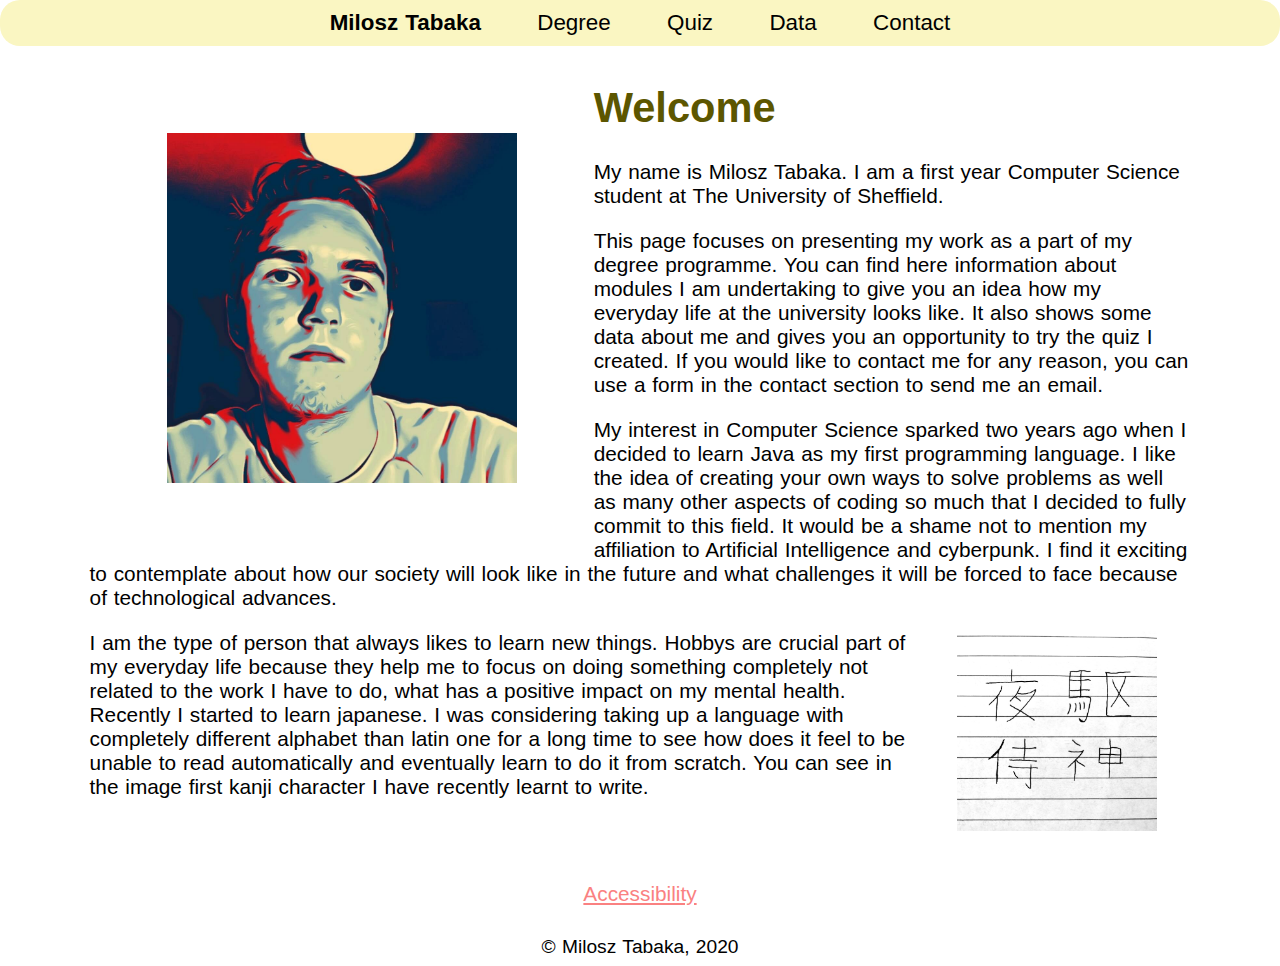
<file: index.html>
<!DOCTYPE html>
<html lang="en">

<head>
  <meta charset="utf-8">
  <meta name="author" content="Milosz Tabaka">
  <meta name="viewport" content="width=device-width, initial-scale=1.0, user-scalable=yes">
  <title>Milosz Tabaka</title>
  <link rel="stylesheet" href="./css/mobileStyles.css">
  <link rel="stylesheet" href="./css/largeScreen.css" media="screen and (min-width: 1000px)">
</head>


<div id=wrapper>

  <!--displays only in mobile-->
  <header>
    <h1 id=banner><a href="index.html">Milosz Tabaka</a></h1>
  </header>

  <nav>
    <ul>
      <!--displays only in desktop-->
      <li class=name_desktop><a href="index.html">Milosz Tabaka</a></li>
      <li><a href="degree.html">Degree</a></li>
      <li><a href="quiz.html">Quiz</a></li>
      <li><a href="canvas.html">Data</a></li>
      <li><a href="contact.html">Contact</a></li>
    </ul>
  </nav>

  <main class="introduction">
    <figure>
      <img id="profile" src="./images/profile.jpg" alt="a profile picture" width="250">
    </figure>
    <h1>Welcome</h1>
    <p>
      My name is Milosz Tabaka. I am a first year Computer Science student at The University of Sheffield.
    </p>
    <p>
      This page focuses on presenting my work as a part of my degree programme. You can find here information about
      modules I am undertaking to give you an idea how my everyday life at the university
      looks like. It also shows some data about me and gives you an opportunity to try the quiz I created. If you would
      like to contact me for any reason, you can use a form in the contact section to send me an email.
    </p>
    <p>
      My interest in Computer Science sparked two years ago when I decided to learn Java as my first programming
      language. I like the idea of creating your own ways to solve problems as well as many other aspects of coding so
      much that I decided
      to fully commit to this field. It would be a shame not to mention my affiliation to Artificial Intelligence and
      cyberpunk. I find it exciting to contemplate about how our society will look like in the future and what
      challenges it will be forced to face because of technological advances.
    </p>
    <figure>
      <img id="hobby" src="./images/kanji.jpg" alt="japanese characters" width="250">
    </figure>
    <p>
      I am the type of person that always likes to learn new things. Hobbys are crucial part of my everyday life
      because they
      help me to focus on doing something completely not related to the work I have to do, what has a positive impact on
      my mental health. Recently I started to learn japanese.
      I was considering taking up a language with completely different alphabet than latin one for a long time to see
      how does it feel to be unable to read automatically and eventually learn to do it from scratch.
      You can see in the image first kanji character I have recently learnt to write.
    </p>
  </main>

  <footer id="footer">
    <div>
      <p class="accessibility_link"><a href="accessibility.html">Accessibility</a></p>
    </div>
    <div>
      <p class="copyright">&copy; Milosz Tabaka, 2020</p>
    </div>
  </footer>

</div>

</html>
</file>
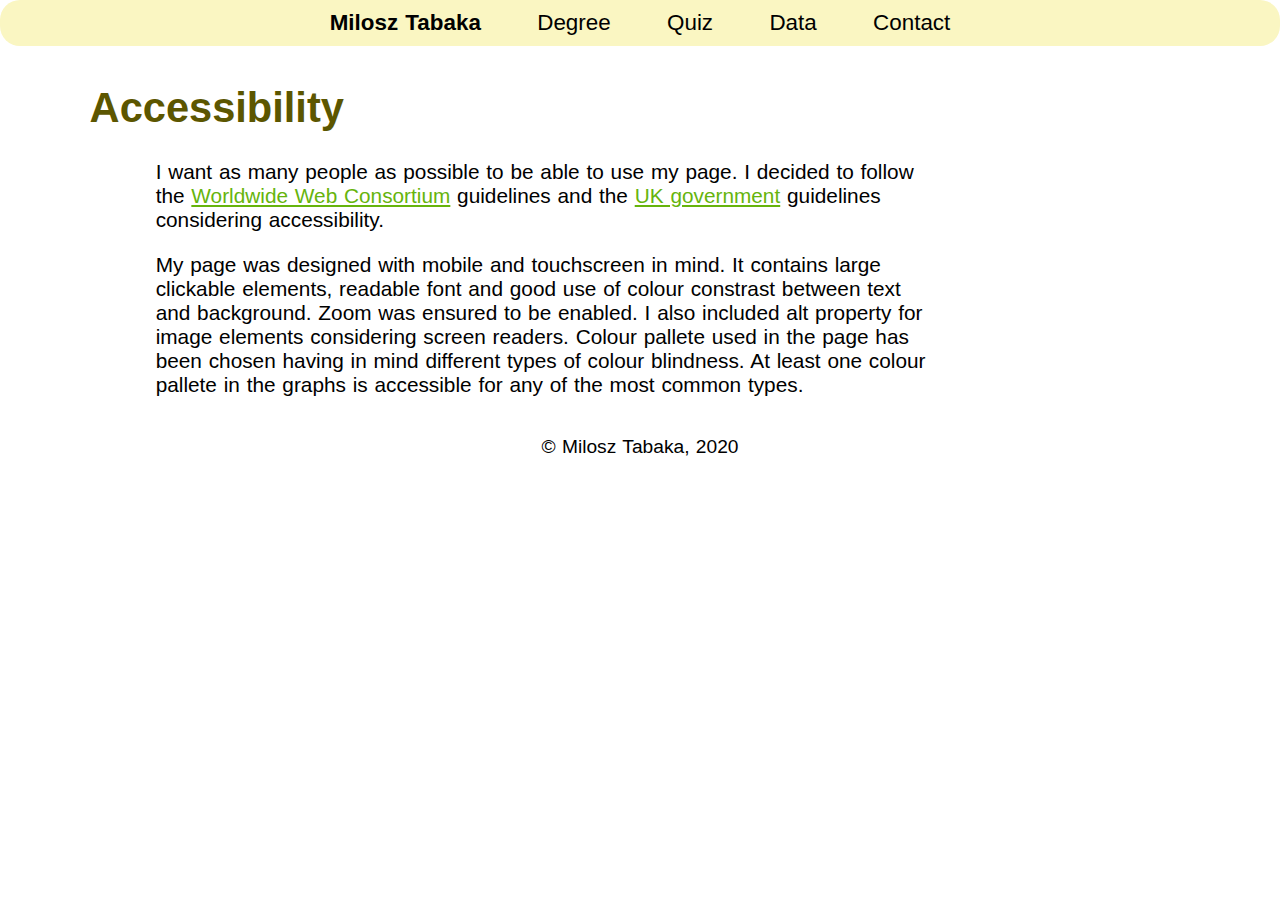
<file: accessibility.html>
<!DOCTYPE html>
<html lang="en">

<head>
  <meta charset="utf-8">
  <meta name="author" content="Milosz Tabaka">
  <meta name="viewport" content="width=device-width, initial-scale=1.0, user-scalable=yes">
  <title>Milosz Tabaka</title>
  <link rel="stylesheet" href="./css/mobileStyles.css">
  <link rel="stylesheet" href="./css/largeScreen.css" media="screen and (min-width: 1000px)">
</head>


<div id=wrapper>
  <header>
    <h1 id=banner><a href="index.html">Milosz Tabaka</a></h1>
  </header>

  <nav>
    <ul>
      <li class=name_desktop><a href="index.html">Milosz Tabaka</a></li>
      <li><a href="degree.html">Degree</a></li>
      <li><a href="quiz.html">Quiz</a></li>
      <li><a href="canvas.html">Data</a></li>
      <li><a href="contact.html">Contact</a></li>
    </ul>
  </nav>

  <main class=accessibility>
    <h1>Accessibility</h1>
    <p>I want as many people as possible to be able to use my page. I decided to follow the
      <a href="https://www.w3.org/WAI/fundamentals/">Worldwide Web Consortium</a> guidelines and the
      <a href="https://accessibility.blog.gov.uk/">UK government</a> guidelines considering accessibility.
    </p>
    <p>My page was designed with mobile and touchscreen in mind. It contains large clickable elements, readable font and
      good use of colour
      constrast between text and background. Zoom was ensured to be enabled. I also included alt property for image elements considering screen readers.
      Colour pallete used in the page has been chosen having in mind different types of colour blindness. At least one colour pallete in the graphs
      is accessible for any of the most common types.
    </p>
  </main>

  <footer id="footer">
    <p class="copyright">&copy; Milosz Tabaka, 2020</p>
  </footer>

</div>

</html>
</file>
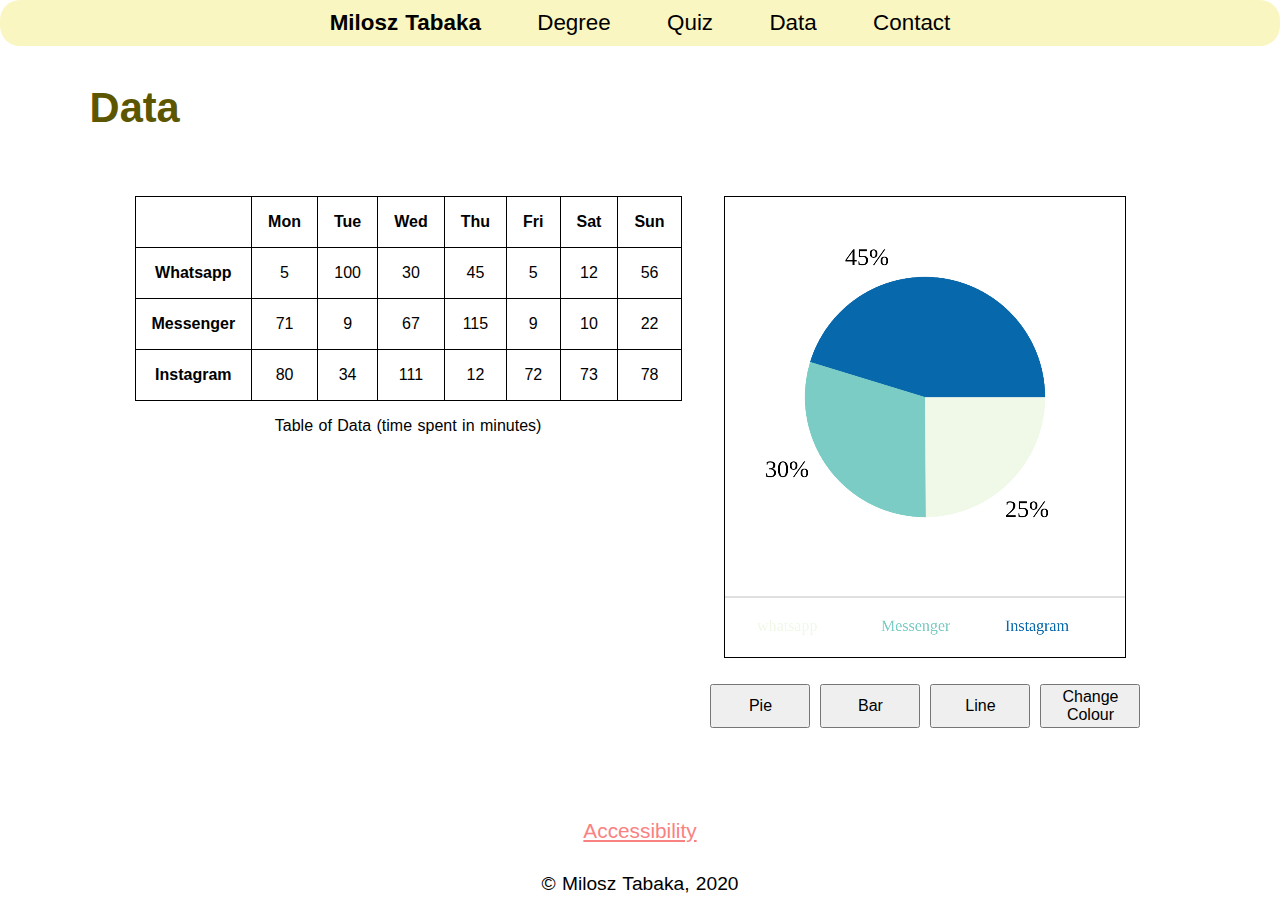
<file: canvas.html>
<!DOCTYPE html>
<html lang="en">

<head>
  <meta charset="utf-8">
  <meta name="author" content="Milosz Tabaka">
  <meta name="viewport" content="width=device-width, initial-scale=1.0, user-scalable=yes">
  <title>Milosz Tabaka</title>
  <link rel="stylesheet" href="./css/mobileStyles.css">
  <link rel="stylesheet" href="./css/largeScreen.css" media="screen and (min-width: 1000px)">
</head>

<div id=wrapper>
  <header>
    <h1 id=banner><a href="index.html">Milosz Tabaka</a></h1>
  </header>

  <nav>
    <ul>
      <li class=name_desktop><a href="index.html">Milosz Tabaka</a></li>
      <li><a href="degree.html">Degree</a></li>
      <li><a href="quiz.html">Quiz</a></li>
      <li><a href="canvas.html">Data</a></li>
      <li><a href="contact.html">Contact</a></li>
    </ul>
  </nav>

  <main>
    <h1>Data</h1>
    <div id="main_canvas">
      <div>
        <table>
          <caption>Table of Data (time spent in minutes)</caption>
          <tr>
            <td>&nbsp;</td>
            <th>Mon</th>
            <th>Tue</th>
            <th>Wed</th>
            <th>Thu</th>
            <th>Fri</th>
            <th>Sat</th>
            <th>Sun</th>
          </tr>
          <tr>
            <th>Whatsapp</th>
            <td>5</td>
            <td>100</td>
            <td>30</td>
            <td>45</td>
            <td>5</td>
            <td>12</td>
            <td>56</td>
          </tr>
          <tr>
            <th>Messenger</th>
            <td>71</td>
            <td>9</td>
            <td>67</td>
            <td>115</td>
            <td>9</td>
            <td>10</td>
            <td>22</td>
          </tr>
          <tr>
            <th>Instagram</th>
            <td>80</td>
            <td>34</td>
            <td>111</td>
            <td>12</td>
            <td>72</td>
            <td>73</td>
            <td>78</td>
          </tr>
          
        </table>
      </div>
      <div>
        <canvas id="canvas" width="1000" height="1150"></canvas>
        <p id="canvas_buttons">
          <button name="button_pie" id="button_pie">Pie</button>
          <button name="button_bar" id="button_bar">Bar</button>
          <button name="button_line" id="button_line">Line</button>
          <button name="button_colour" id="button_colour">Change Colour</button>
        </p>
      </div>
    </div>
    <script src="./js/canvas.js"></script>
  </main>

  <footer id="footer">
    <p class="accessibility_link"><a href="accessibility.html">Accessibility</a></p>
    <p class="copyright">&copy; Milosz Tabaka, 2020</p>
  </footer>

</div>

</html>
</file>
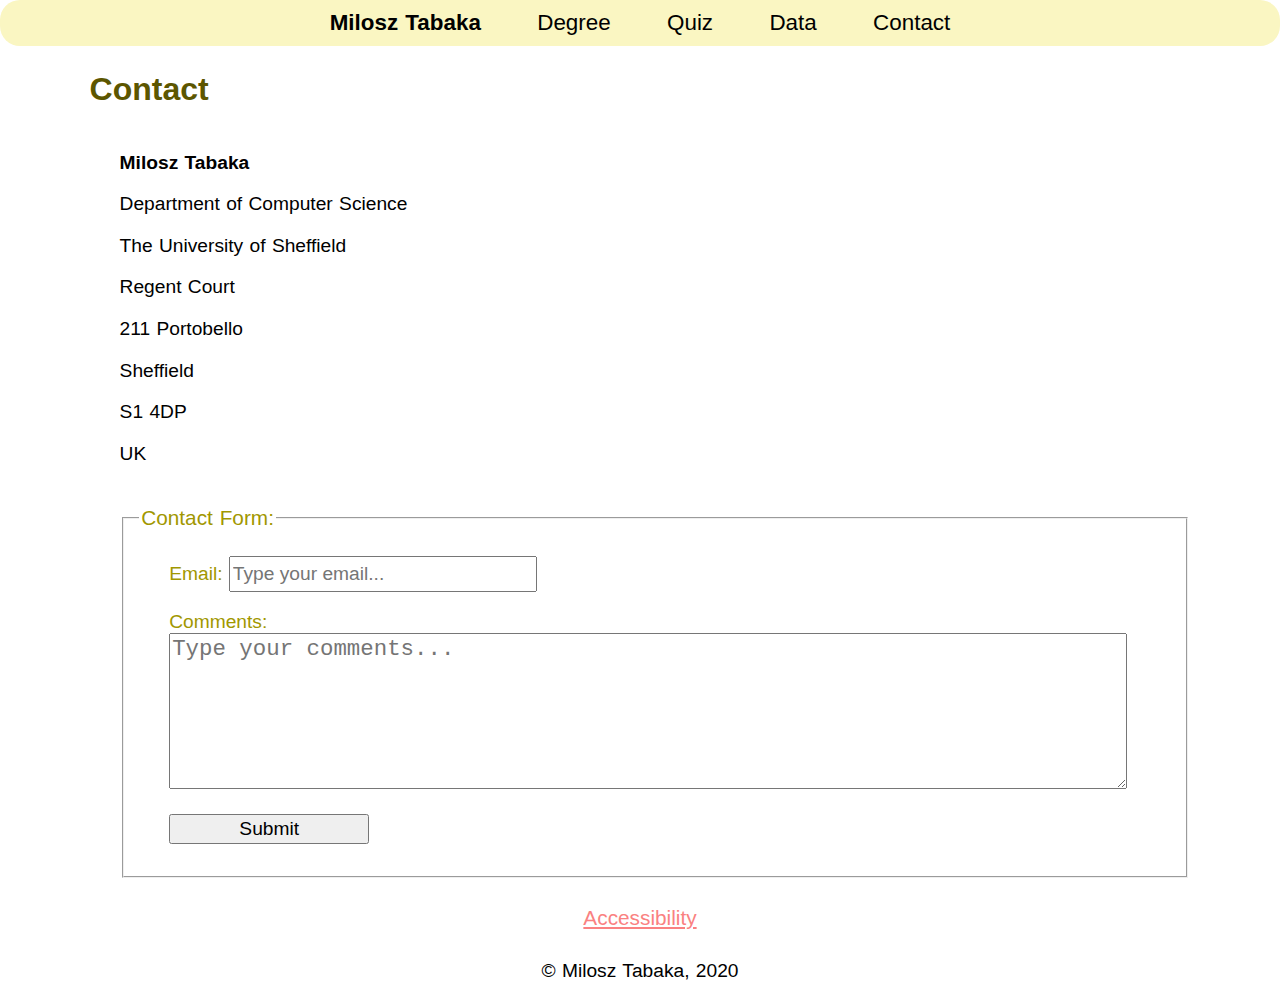
<file: contact.html>
<!DOCTYPE html>
<html lang="en">

<head>
  <meta charset="utf-8">
  <meta name="author" content="Milosz Tabaka">
  <meta name="viewport" content="width=device-width, initial-scale=1.0, user-scalable=yes">
  <title>Milosz Tabaka</title>
  <link rel="stylesheet" href="./css/mobileStyles.css">
  <link rel="stylesheet" href="./css/largeScreen.css" media="screen and (min-width: 1000px)">
</head>

<div id=wrapper>
  <header>
    <h1 id=banner><a href="index.html">Milosz Tabaka</a></h1>
  </header>

  <nav>
    <ul>
      <li class=name_desktop><a href="index.html">Milosz Tabaka</a></li>
      <li><a href="degree.html">Degree</a></li>
      <li><a href="quiz.html">Quiz</a></li>
      <li><a href="canvas.html">Data</a></li>
      <li><a href="contact.html">Contact</a></li>
    </ul>

  </nav>

  <main class="contact">
    <div>
      <h1>Contact</h1>
      <div class="address">
        <p>Milosz Tabaka</p>
        <p>Department of Computer Science</p>
        <p>The University of Sheffield</p>
        <p>Regent Court</p>
        <p>211 Portobello</p>
        <p>Sheffield</p>
        <p>S1 4DP</p>
        <p>UK</p>
        <br>
      </div>
    </div>
    <div contact="email_form">
      <form name="myform" action="https://www.dcs.shef.ac.uk/cgi-intranet/public/FormMail.php" method="POST">
        <input type="hidden" name="recipients" value="MMTabaka1@sheffield.ac.uk">
        <fieldset>
          <legend>Contact Form:</Legend>
          <p>
            <label for="email">Email:</label>
            <input type="email" name="email" id="email" placeholder="Type your email..." maxlength="40" size="23"
              required>
          </p>
          <p>
            <label for="comments">Comments:</label>
            <textarea name="comments" id="comments" rows="5" cols="30" placeholder="Type your comments..."
              required></textarea>
          </p>
          <p>
            <input type="submit" name="submit" id="submit" value="Submit">
          </p>
        </fieldset>
      </form>
    </div>
  </main>

  <footer id="footer">
    <p class="accessibility_link"><a href="accessibility.html">Accessibility</a></p>
    <p class="copyright">&copy; Milosz Tabaka, 2020</p>
  </footer>

</div>

</html>
</file>
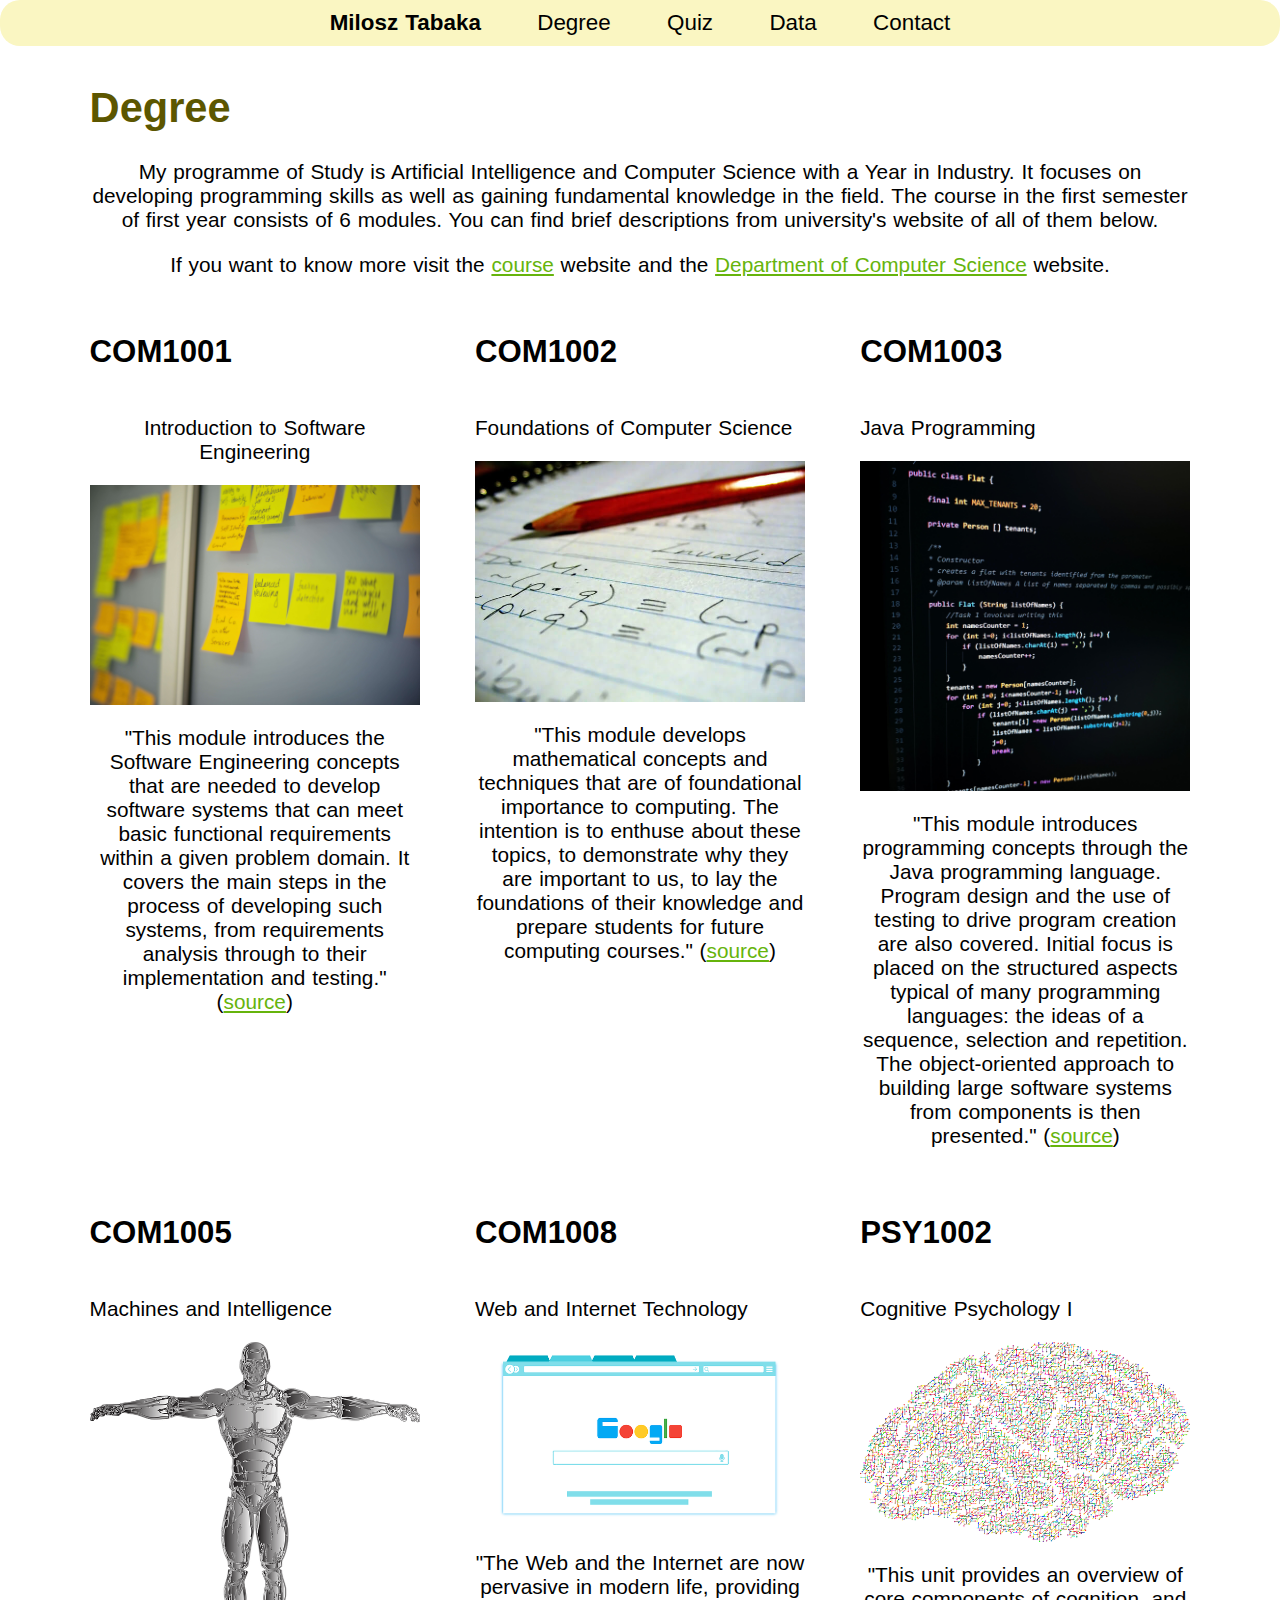
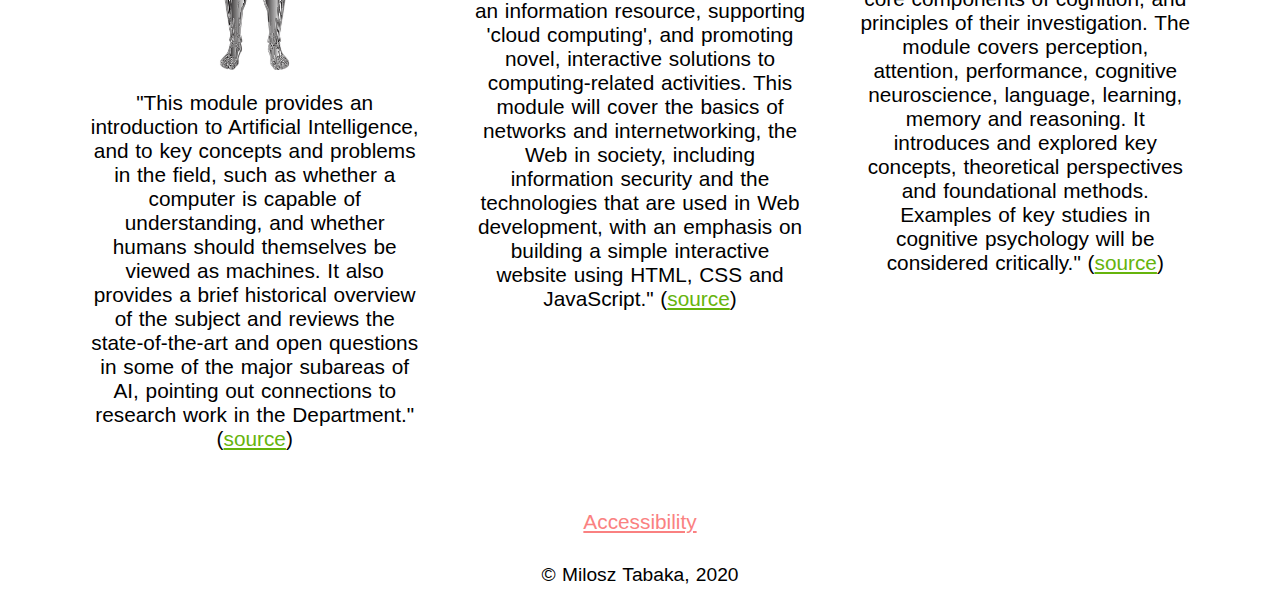
<file: degree.html>
<!DOCTYPE html>
<html lang="en">

<head>
  <meta charset="utf-8">
  <meta name="author" content="Milosz Tabaka">
  <meta name="viewport" content="width=device-width, initial-scale=1.0, user-scalable=yes">
  <title>Milosz Tabaka</title>
  <link rel="stylesheet" href="./css/mobileStyles.css">
  <link rel="stylesheet" href="./css/largeScreen.css" media="screen and (min-width: 1000px)">
</head>

<div id=wrapper>

  <header>
    <h1 id=banner><a href="index.html">Milosz Tabaka</a></h1>
  </header>

  <nav>
    <ul>
      <li class=name_desktop><a href="index.html">Milosz Tabaka</a></li>
      <li><a href="degree.html">Degree</a></li>
      <li><a href="quiz.html">Quiz</a></li>
      <li><a href="canvas.html">Data</a></li>
      <li><a href="contact.html">Contact</a></li>
    </ul>
  </nav>

  <main class="degree">
    <h1>Degree</h1>
    <p>My programme of Study is Artificial Intelligence and Computer Science with a Year in Industry.
      It focuses on developing programming skills as well as gaining fundamental knowledge in the field.
      The course in the first semester of first year consists of 6 modules. You can find brief descriptions from
      university's website of all of
      them below.</p>
    <p>If you want to know more visit the <a
        href="https://www.sheffield.ac.uk/undergraduate/courses/2021/artificial-intelligence-and-computer-science-year-industry-bsc">course</a>
      website and the <a href="https://www.sheffield.ac.uk/dcs">Department of Computer Science</a> website. </p>

    <div class="modules">
      <div>
        <h2>COM1001</h2>
        <p>Introduction to Software Engineering</p>
        <figure>
          <img id="com1001" src="./images/COM1001.jpg" alt="sticky notes" width="300">
        </figure>
        <p>"This module introduces the Software Engineering concepts that are needed to develop software systems that
          can
          meet basic functional requirements within a given problem domain. It covers the main steps in the process of
          developing such systems, from requirements analysis through to their implementation and testing."
          (<a
            href="https://www.sheffield.ac.uk/undergraduate/courses/2021/artificial-intelligence-and-computer-science-year-industry-bsc">source</a>)
        </p>
      </div>
      <div>
        <h2>COM1002</h2>
        <p>Foundations of Computer Science</p>
        <figure>
          <img id="com1002" src="./images/COM1002.jpg" alt="a notebook" width="300">
        </figure>
        <p>"This module develops mathematical concepts
          and techniques that are of foundational importance to computing.
          The intention is to enthuse about these topics, to demonstrate why they are important to us, to lay the
          foundations of their knowledge and prepare students for future computing courses."
          (<a
            href="https://www.sheffield.ac.uk/undergraduate/courses/2021/artificial-intelligence-and-computer-science-year-industry-bsc">source</a>)
        </p>
      </div>
      <div>
        <h2>COM1003</h2>
        <p>Java Programming</p>
        <figure>
          <img id="com1003" src="./images/COM1003.jpg" alt="a piece of code" width="300">
        </figure>
        <p>"This module introduces programming concepts through the Java programming language. Program design and the
          use
          of testing to drive program creation are also covered. Initial focus is placed on the structured aspects
          typical of many programming languages: the ideas of a sequence, selection and repetition. The object-oriented
          approach to building large software systems from components is then presented."
          (<a
            href="https://www.sheffield.ac.uk/undergraduate/courses/2021/artificial-intelligence-and-computer-science-year-industry-bsc">source</a>)
        </p>
      </div>
      <div>
        <h2>COM1005</h2>
        <p>Machines and Intelligence</p>
        <figure>
          <img id="com1005" src="./images/COM1005.jpg" alt="a robot illustration" width="300">
        </figure>
        <p>"This module provides an introduction to Artificial Intelligence, and to key concepts and problems in the
          field, such as whether a computer is capable of understanding, and whether humans should themselves be viewed
          as machines. It also provides a brief historical overview of the subject and reviews the state-of-the-art and
          open questions in some of the major subareas of AI, pointing out connections to research work in the
          Department."
          (<a
            href="https://www.sheffield.ac.uk/undergraduate/courses/2021/artificial-intelligence-and-computer-science-year-industry-bsc">source</a>)
        </p>
      </div>
      <div>
        <h2>COM1008</h2>
        <p>Web and Internet Technology</p>
        <figure>
          <img id="com1008" src="./images/COM1008.jpg" alt="a webpage illustration" width="300">
        </figure>
        <p>"The Web and the Internet are now
          pervasive in modern life, providing an information resource, supporting 'cloud computing', and promoting
          novel, interactive solutions to computing-related activities. This module will cover the basics of networks
          and internetworking, the Web in society, including information security and the technologies that are used in
          Web development, with an emphasis on building a simple interactive website using HTML, CSS and JavaScript."
          (<a
            href="https://www.sheffield.ac.uk/undergraduate/courses/2021/artificial-intelligence-and-computer-science-year-industry-bsc">source</a>)
        </p>
      </div>
      <div>
        <h2>PSY1002</h2>
        <p>Cognitive Psychology I</p>
        <figure>
          <img id="psy1002" src="./images/PSY1002.jpg" alt="a brain illustration" width="300">
        </figure>
        <p>"This unit provides an overview of core components of cognition, and principles of their investigation. The
          module covers perception, attention, performance, cognitive neuroscience, language, learning, memory and
          reasoning. It introduces and explored key concepts, theoretical perspectives and foundational methods.
          Examples of key studies in cognitive psychology will be considered critically."
          (<a
            href="https://www.sheffield.ac.uk/undergraduate/courses/2021/artificial-intelligence-and-computer-science-year-industry-bsc">source</a>)
        </p>
      </div>
    </div>
  </main>

  <footer id="footer">
    <p class="accessibility_link"><a href="accessibility.html">Accessibility</a></p>
    <p class="copyright">&copy; Milosz Tabaka, 2020</p>
  </footer>

</div>

</html>
</file>
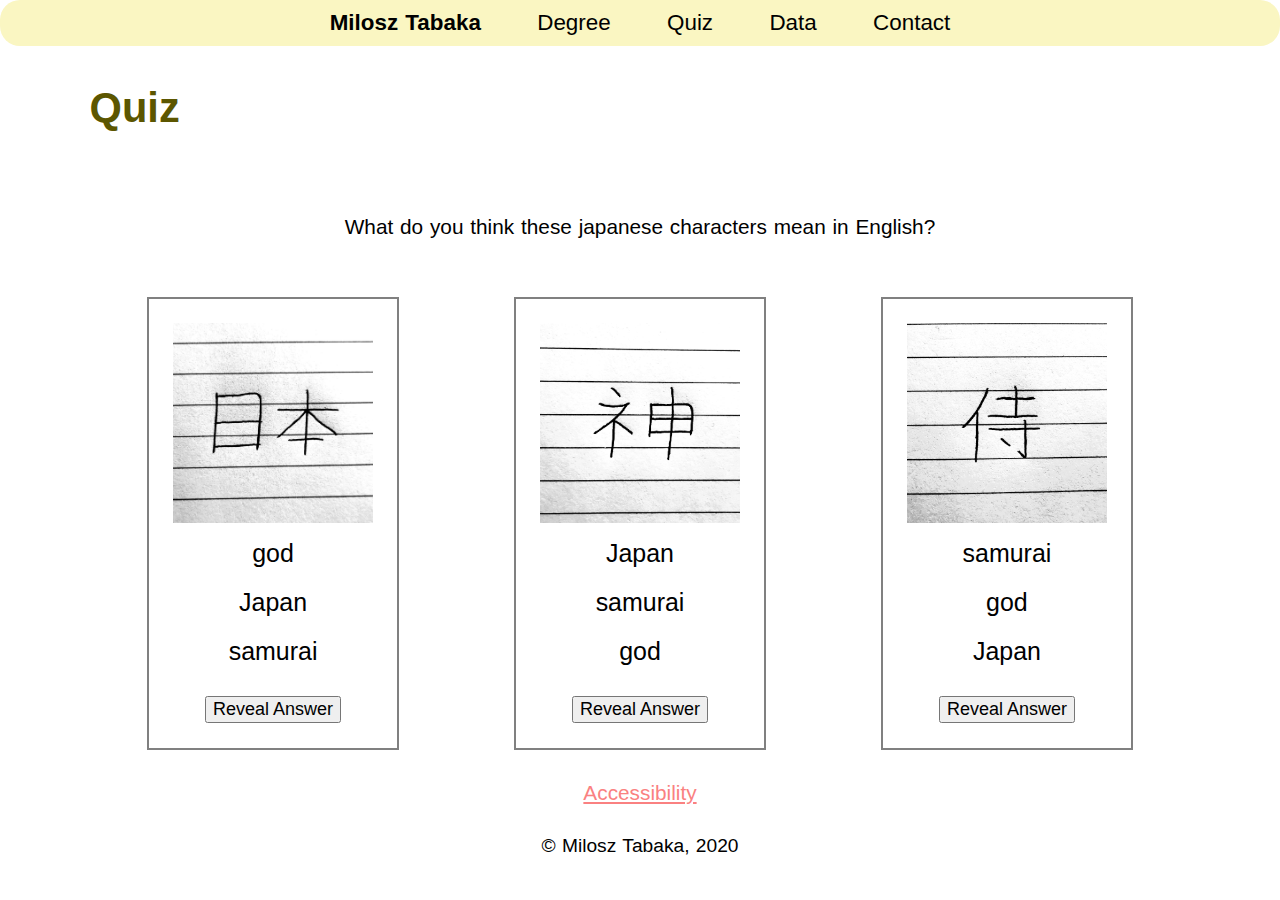
<file: quiz.html>
<!DOCTYPE html>
<html lang="en">

<head>
  <meta charset="utf-8">
  <meta name="author" content="Milosz Tabaka">
  <meta name="viewport" content="width=device-width, initial-scale=1.0, user-scalable=yes">
  <title>Milosz Tabaka</title>
  <link rel="stylesheet" href="./css/mobileStyles.css">
  <link rel="stylesheet" href="./css/largeScreen.css" media="screen and (min-width: 1000px)">
</head>

<div id=wrapper>
  <header>
    <h1 id=banner><a href="index.html">Milosz Tabaka</a></h1>
  </header>

  <nav>
    <ul>
      <li class=name_desktop><a href="index.html">Milosz Tabaka</a></li>
      <li><a href="degree.html">Degree</a></li>
      <li><a href="quiz.html">Quiz</a></li>
      <li><a href="canvas.html">Data</a></li>
      <li><a href="contact.html">Contact</a></li>
    </ul>
  </nav>

  <main class="quiz_main">
    <h1>Quiz</h1>
    <p>What do you think these japanese characters mean in English?</p>
    <div class="quiz">
      <div class="quiz_answers">
        <figure>
          <img id="japan_char" src="./images/japan.jpg" alt="a japanese character" width="250">
        </figure>
        <p>god</p>
        <p id="correct_one">Japan</p>
        <p>samurai</p>
        <button id="reveal_one">Reveal Answer</button>
      </div>
      <div class="quiz_answers">
        <figure>
          <img id="samurai_char" src="./images/god.jpg" alt="a japanese character" width="250">
        </figure>
        <p>Japan</p>
        <p>samurai</p>
        <p id="correct_two">god</p>
        <button id="reveal_two">Reveal Answer</button>
      </div>
      <div class="quiz_answers">
        <figure>
          <img id="god_char" src="./images/samurai.jpg" alt="a japanese character" width="250">
        </figure>
        <p id="correct_three">samurai</p>
        <p>god</p>
        <p>Japan</p>
        <button id="reveal_three">Reveal Answer</button>
      </div>
    </div>

    <script src="./js/quiz.js"></script>
  </main>

  <footer id="footer">
    <p class="accessibility_link"><a href="accessibility.html">Accessibility</a></p>
    <p class="copyright">&copy; Milosz Tabaka, 2020</p>
  </footer>

</div>

</html>
</file>
<file: css/mobileStyles.css>
body {
  margin: 0;
  padding-right: 0;
  padding-left: 0;
  background-color: white;
  font-family: Arial, Helvetica, sans-serif;
  min-width: 280px;
  /*text-align: justify; /* what?*/
  word-spacing: 1px;
}

#wrapper {
  width: 100%;
  margin: 0 auto;
  border: none;
}

/* NAVIGATION */
nav {
  margin: 0;
  padding: 2%;
  border: none;
  background-color: rgb(250, 246, 194);
  color: rgb(90, 90, 90);
  font-size: 1rem;
  text-align: justify;
}

nav ul {  
  margin: 0;
  padding: 0;
  padding-left: 1%;
  padding-right: 1%;
  list-style: none;
  display: flex;
  flex-direction: row;
  justify-content: space-between;
  align-content: center;
  

}

nav ul li {
  display: inline;
  font-size: 1em;
  padding: 4%;
}

nav a {
  text-decoration: none;
  outline: none;
}

nav a:link { color:black; }

nav a:visited { color: black; }

nav a:hover { color: rgb(190, 190, 190); }

.name_desktop {
  display: none;
}

#banner {
  background-color: rgb(250, 246, 194);
  margin: 0;
  display: flex;
  flex-direction: column;
  justify-content: space-between;
  align-items: center;
  padding: 3%;
  font-weight: 900;
  font-size: 1rem;
}

#banner a{
  text-decoration: none;
  outline: none;
}

#banner a:link { color:black; }

#banner a:visited { color: black; }



/* MAIN */
main {
  padding: 0.5em 5%;
  font-size: 1.1rem;
}
main h1 {
  color: rgb(92, 86, 0);
}

main a:link { color:rgb(102, 180, 12); }
main a:visited { color:rgb(102, 180, 12); }



/* FOOTER */
#footer {
  padding: 0.5rem 3%;
  display: flex;
  flex-direction: column;
  justify-content: center;
  align-items: center;
  font-size: smaller;
  clear: both;
}
.accessibility_link {
  text-align: center;
  margin: 0;
  padding-top: 10px;
  padding-bottom: 15px;
  font-size: 1rem;
}


footer a:link { color: rgb(250, 129, 129); }
footer a:visited { color:rgb(250, 129, 129); }

.copyright {
  margin: 0;
  font-size: 1rem;
  text-align: center;
  align-items: center;
}

/*INDEX*/

figure {
  margin-left: auto;
  margin-right: auto;  
  }
  
  #profile {
    display: flex;
    padding: 0;
    margin-left: auto;
    margin-right: auto;
    padding-top: 10%;
    padding-bottom: 10%;
    width: 600px;
    max-width: 100%;
  }
  
  #hobby {
    display: flex;
    padding: 0;
    margin-left: auto;
    margin-right: auto;
    padding-top: 10%;
    padding-bottom: 10%;
    width: 650px;
    max-width: 100%;
  }



/*DEGREE*/
.degree p {
  text-align: center;
}
.modules {
  display: flex;
  flex-wrap: wrap;
  flex-direction: column;
  align-items: center;
  justify-content: space-around;
}

.modules div {
  display: flex;
  flex-direction: column;
  justify-content: space-around;
  text-align: center;
  margin-left: 0;
  margin-right: 0;
  max-width: 100%;
  border: 1px solid rgb(212, 211, 211);
  padding: 3%;
  margin: 10px;
}

.modules figure{
  margin-left: auto;
  margin-right: auto;
  display: flex;
  justify-content: center;
  padding: 0;
}

.modules img {
  max-width: 100%;
  width: 600px;
}


/*QUIZ*/

.quiz  {
  display: flex;
  flex-wrap: wrap;
  flex-direction: row;
  align-items: center;
  justify-content: space-around;
}

.quiz figure {
  display: flex;
  margin-left: 0;
  margin-right: 0;
  justify-content: center;
}

.quiz_main p {
  text-align: center;
}

.quiz p {
  padding: 3%;
  text-align: center;
  margin-left: 0;
  margin-right: 0;
}

.quiz button {
  margin: 20px auto;
  display: flex;
  justify-content: center;
  font-size: large;
}

.quiz_answers p {
  display: flex;
  flex-direction: column;
  justify-content: center;
  text-align: center;
  margin: 5px 0 5px 0;
  font-size: 1.3em;
}

.quiz div {
  padding: 3%;
  align-self: flex-end;
  border: 1px solid gray;
  margin: 3px;
}

.quiz_main img {
  display: flex;
    padding: 0;
    margin-left: auto;
    margin-right: auto;
    padding-top: 10%;
    padding-bottom: 10%;
    width: 650px;
    max-width: 100%;
}

/*CANVAS*/
table {
  margin-left: auto;
  margin-right: auto;
  border-collapse: collapse;
  font-size: 12px;
  text-align: center;
  justify-content: center;
  padding: 10%;
}

table caption {
  padding: 3%;
  caption-side: bottom;
}

th, td {
  border: 1px solid black;
  padding: 2px;
}

canvas {
  padding-left: 0;
  padding-right: 0;
  margin-left: auto;
  margin-right: auto;
  border: 1px solid black;
  max-width: 100%;
  display: block;
}

#canvas_buttons{
  margin-left: 0;
  margin-right: 0;
  display: flex;
  flex-direction: row;
  justify-content: center;
  
}

#canvas_buttons button {
  width: 100px;
  padding: 2%;
  font-size: large;
  margin: 3px;
}

/*CONTACT*/

.contact {
  font-family: Arial, Helvetica, sans-serif;
  line-height: 1.4rem;
}

.contact h1 {
  padding-bottom: 30px;
}

.contact p{
  padding-left: 5%;
  text-align: justify;
  text-justify: none;
}

.address :first-child {
  font-weight: 600;
}

form {
  padding-left: 0;
  color: rgb(131, 122, 5);
  display: flex;
  flex-direction: column;
}

form input {
  width: 150px;
  height: 25px;
  font-size: 15px;
}

form textarea {
  width: 90%;
  font-size: 15px;
  height: 150px;
}


/* MEDIA QUERIES */

/* For screen resolution 400px - 699px */
@media screen and (min-width: 400px) {
  #banner { font-size: 1.7rem; }
  nav ul li { font-size: 1.3em;}
  main { font-size: 1.2em;}
  .accessibility_link { font-size: 1.4em;}
  table { font-size: 18px; }
  th, td { padding: 3px;}
  .quiz_answers p { font-size: 1.2em;}
  .quiz button {margin-top: 1.5em;}
}

/* For screen resolution 700px - 999px */
@media screen and (min-width: 700px) {
  #banner { font-size: 2rem;
    padding: 1%; 
  }
  nav ul {justify-content: center;}
  nav ul li { 
    font-size: 1.6em;
    padding-left: 6%;
    padding-right: 6%;
    padding-bottom: 0;
    padding-top: 0;
  }
  main { font-size: 1.6em;}
  .accessibility_link { font-size: 2em;}
  .copyright { font-size: 2em;}
  table { font-size: 28px; }
  th, td { padding: 10px;}

.quiz div {
  max-width: 70%;
}

}
</file>
<file: css/largeScreen.css>
body {
max-width: 1600px;
margin-left: auto;
margin-right: auto;
}

#wrapper {
  width: 100%;
  margin: 0px auto;
  border: none;
}


figure {
  margin: 0;
}

figure #hobby {
  margin: 0;
}

#profile {
  display: flex;
  float: left;
  padding: 7%;
  width: 350px;
}

#hobby {
  display: flex;
  float: right;
  padding: 3%;
  width: 200px;
  padding-top: 0;
}

main {
  font-size: 1.3rem;
  padding-left: 7%;
  padding-right: 7%;
}


#banner {
  display: none;
}

.name_desktop {
  font-weight: 900;
  display: inline;
}

nav {
  border-radius: 20px;
  background-color: rgb(250, 246, 194);
  font-size: 1.4rem;
  padding: 10px 2%;
  text-align: center;

}

nav ul {
  display:inline;
  padding: 0;
  margin: 0;
  padding-left: 1px;
  padding-right: 1px;
}

nav ul li { 
  font-size: 1em;
  padding: 0;
  padding-right: 2%;
  padding-left: 2%;
}




.quiz button {
  margin: 0 auto;
  margin-top: 20px;
  display: flex;
  justify-content: center;
}

.quiz p {
  display: flex;
  text-align: center;
  flex-direction: column;
  justify-content: center;
}

.quiz div {
  border: 2px solid gray;
  padding: 2.2%;
  align-self: flex-end;
}

.quiz_main  p {
  padding: 0;
  margin: 0;
}

.quiz_main p {
  padding: 5%;
}

.quiz_main img{
  display: flex;
  float: right;
  padding: 3%;
  width: 200px;
  padding-top: 0;
}

.contact h1 {
  font-size: 2rem;
  padding-bottom: 30px;
}

.contact p {
  font-size: 1.2rem;
  padding-left: 30px;
}

.address {
  color: black;
}


.name {
  font-weight: 900;
}

table {
  font-size: 1rem;
  padding: 5%;
}
table caption {
  padding: 1rem;
}

th, td {
  padding: 1rem;
}

#canvas {
  width: 400px;
}

#main_canvas {
  padding: 3% ;
  display: flex;
  flex-direction: row;
  justify-content: space-around;
  align-items: flex-start;
}
#main_canvas div {
  margin: 3px;
}

#canvas_buttons button {
  width: 100px;
  padding: 0.5%;
  font-size: medium;
  margin: 5px;
}

.modules {
  display: flex;
  flex-wrap: wrap;
  flex-direction: row;
  align-items: flex-start;
  justify-content: space-between;
}

.modules div {
  display: flex;
  flex-direction: column;
  align-items: baseline;
  text-align: center;
  margin-left: 0;
  margin-right: 0;
  max-width: 30%;
  width: 100%;
  padding: 0;
  border: none;
}

.modules figure {
  margin-left: 0;
  margin-right: 0;
  justify-content: center;
}


form {
  padding-left: 30px;
  color: rgb(161, 151, 0);
}

form input {
  width: 200px;
  height: 30px;
  font-size: 1.2rem;
}
#email {
  width: 300px;
}
form textarea {
  font-size: 1.4rem;
  width: 95%;
}
.accessibility p {
  max-width: 70%;
  padding-left: 6%;
}

.accessibility_link {
  padding-bottom: 30px;
  font-size: 1.3rem;
  
}

.copyright {
  font-size: 1.2rem;
}
</file>
